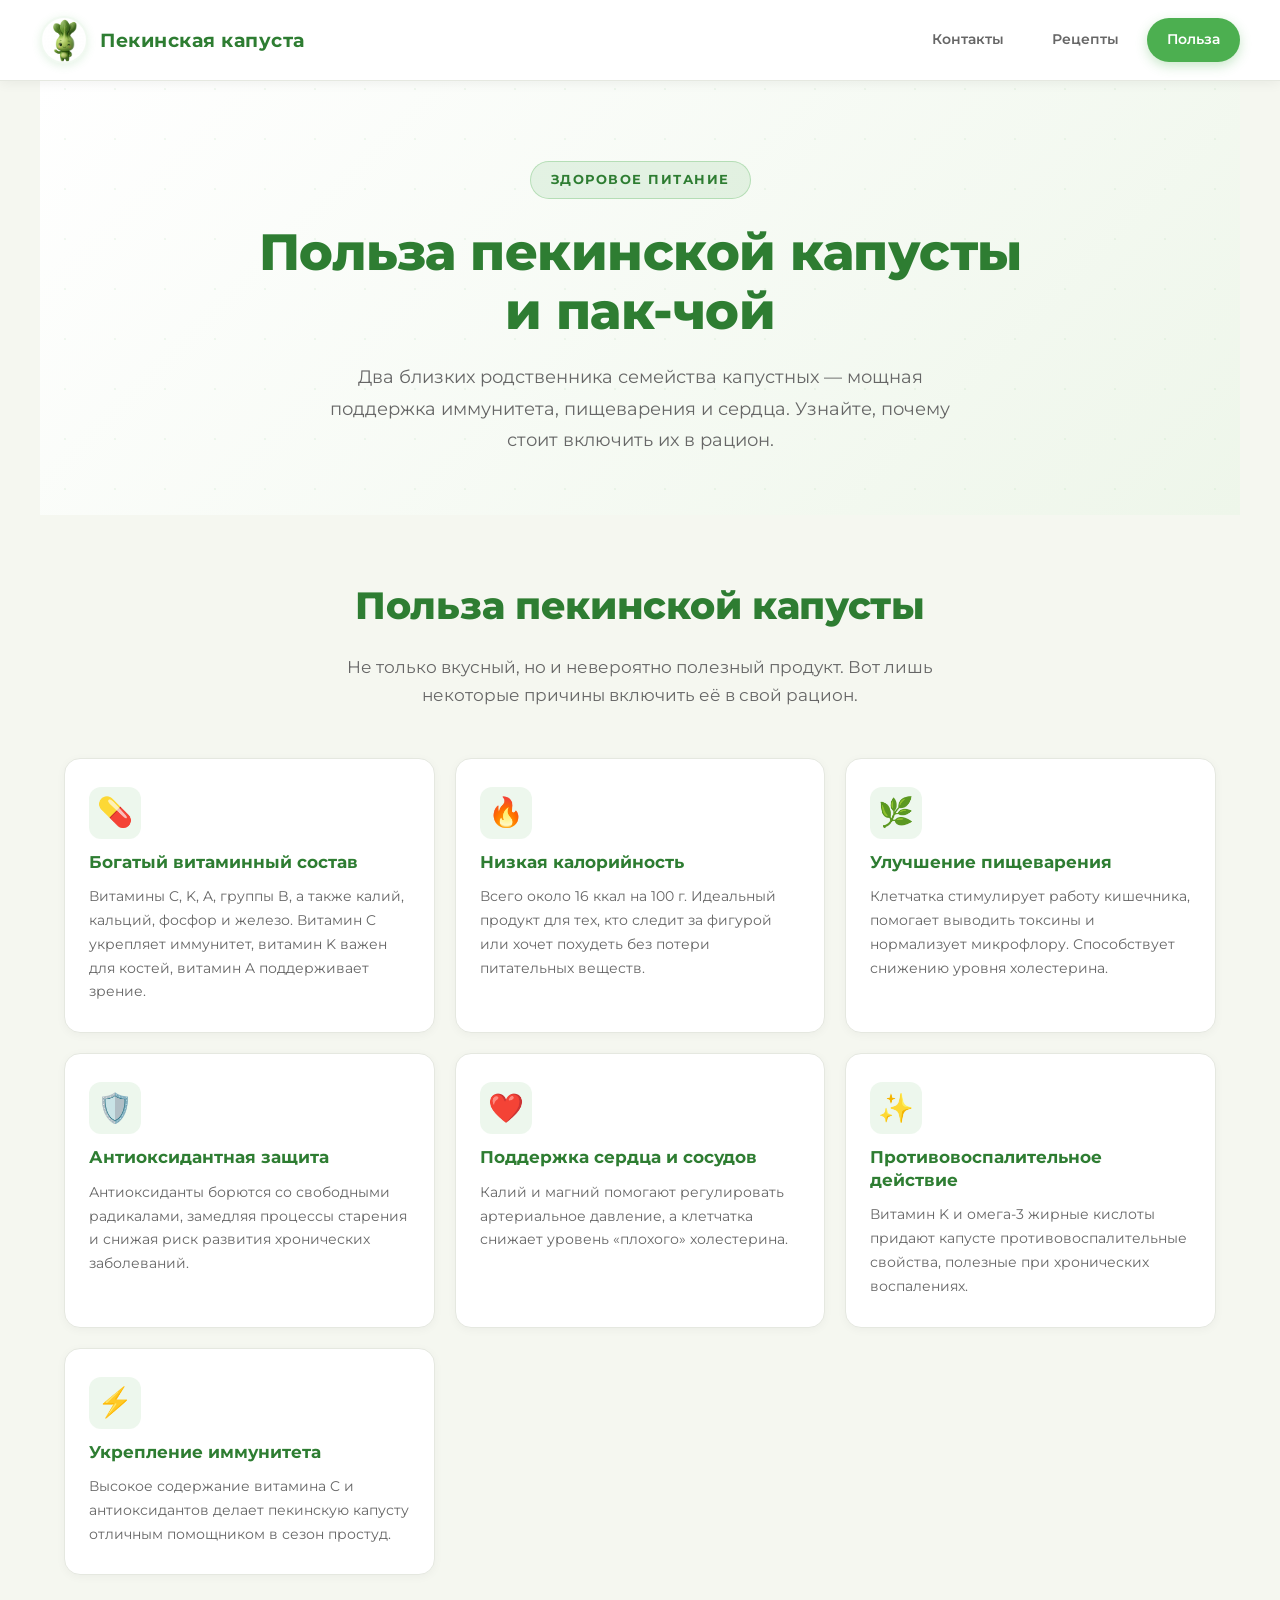
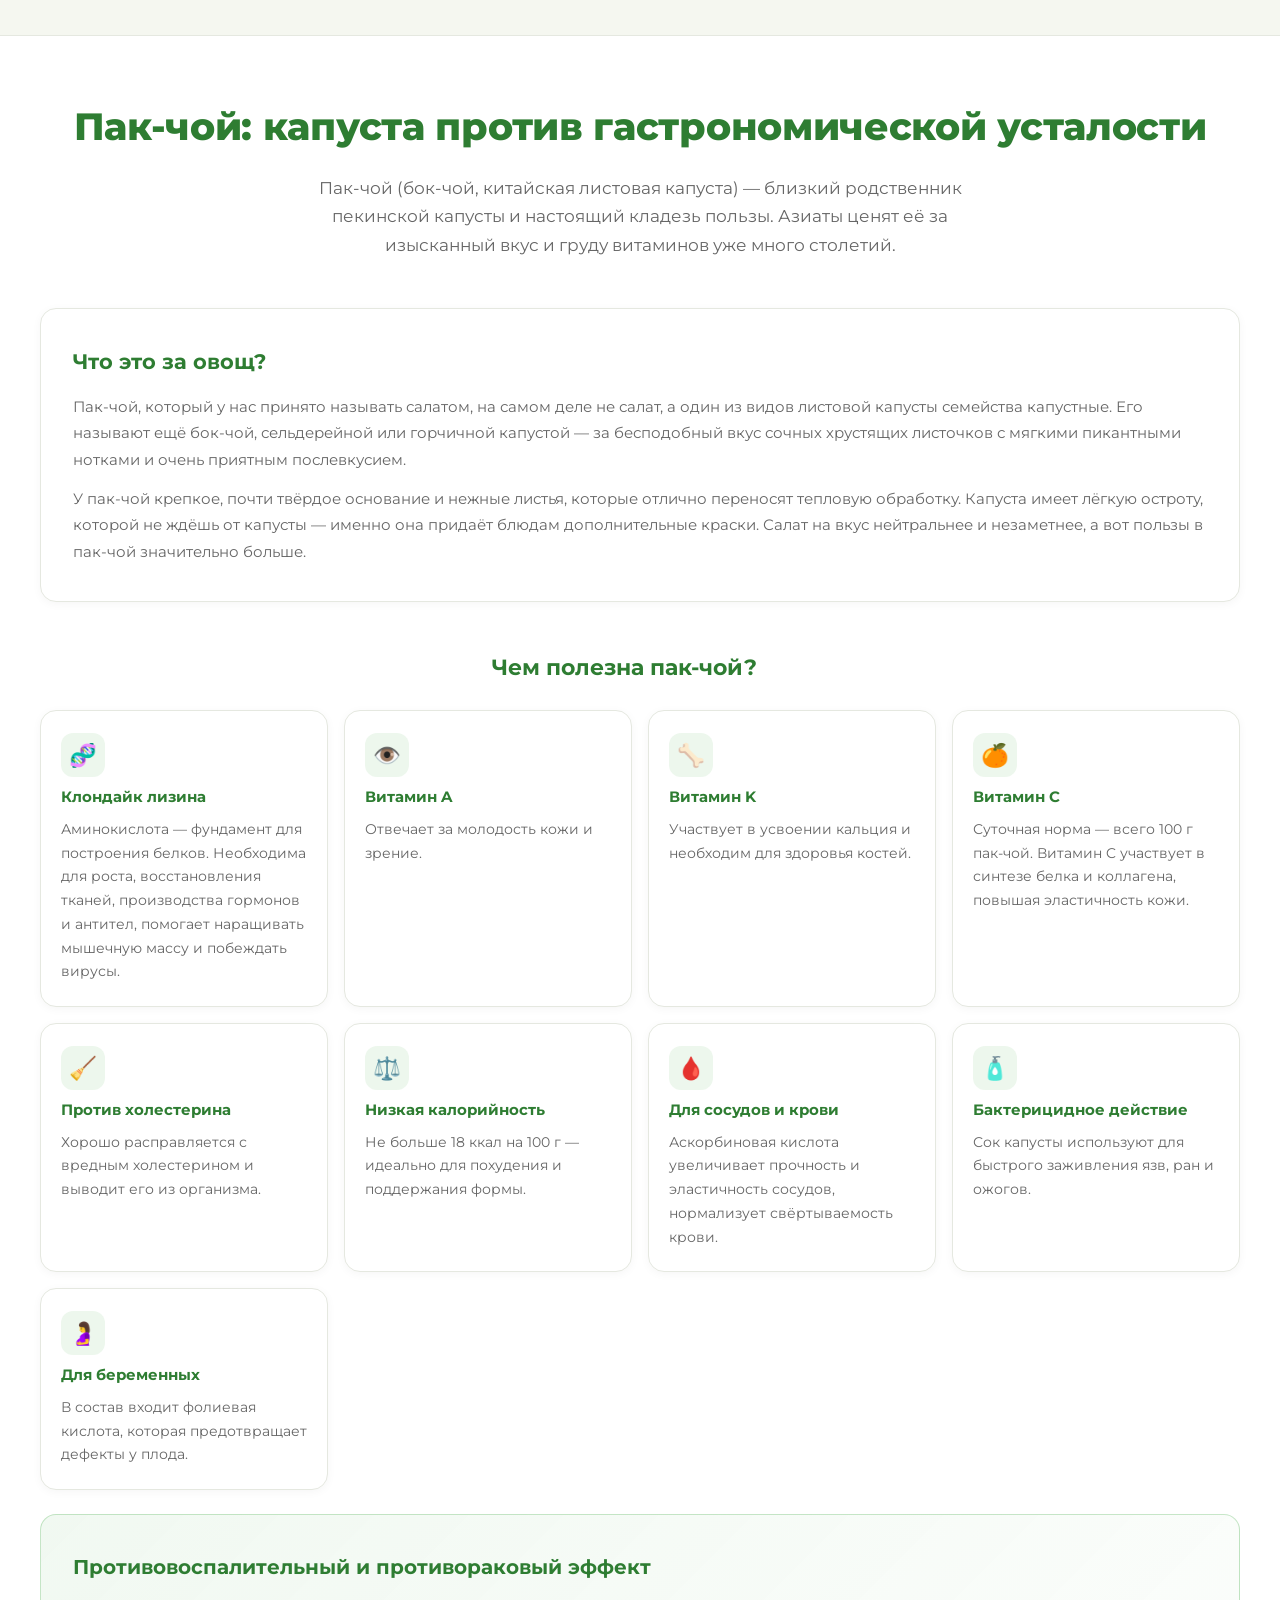
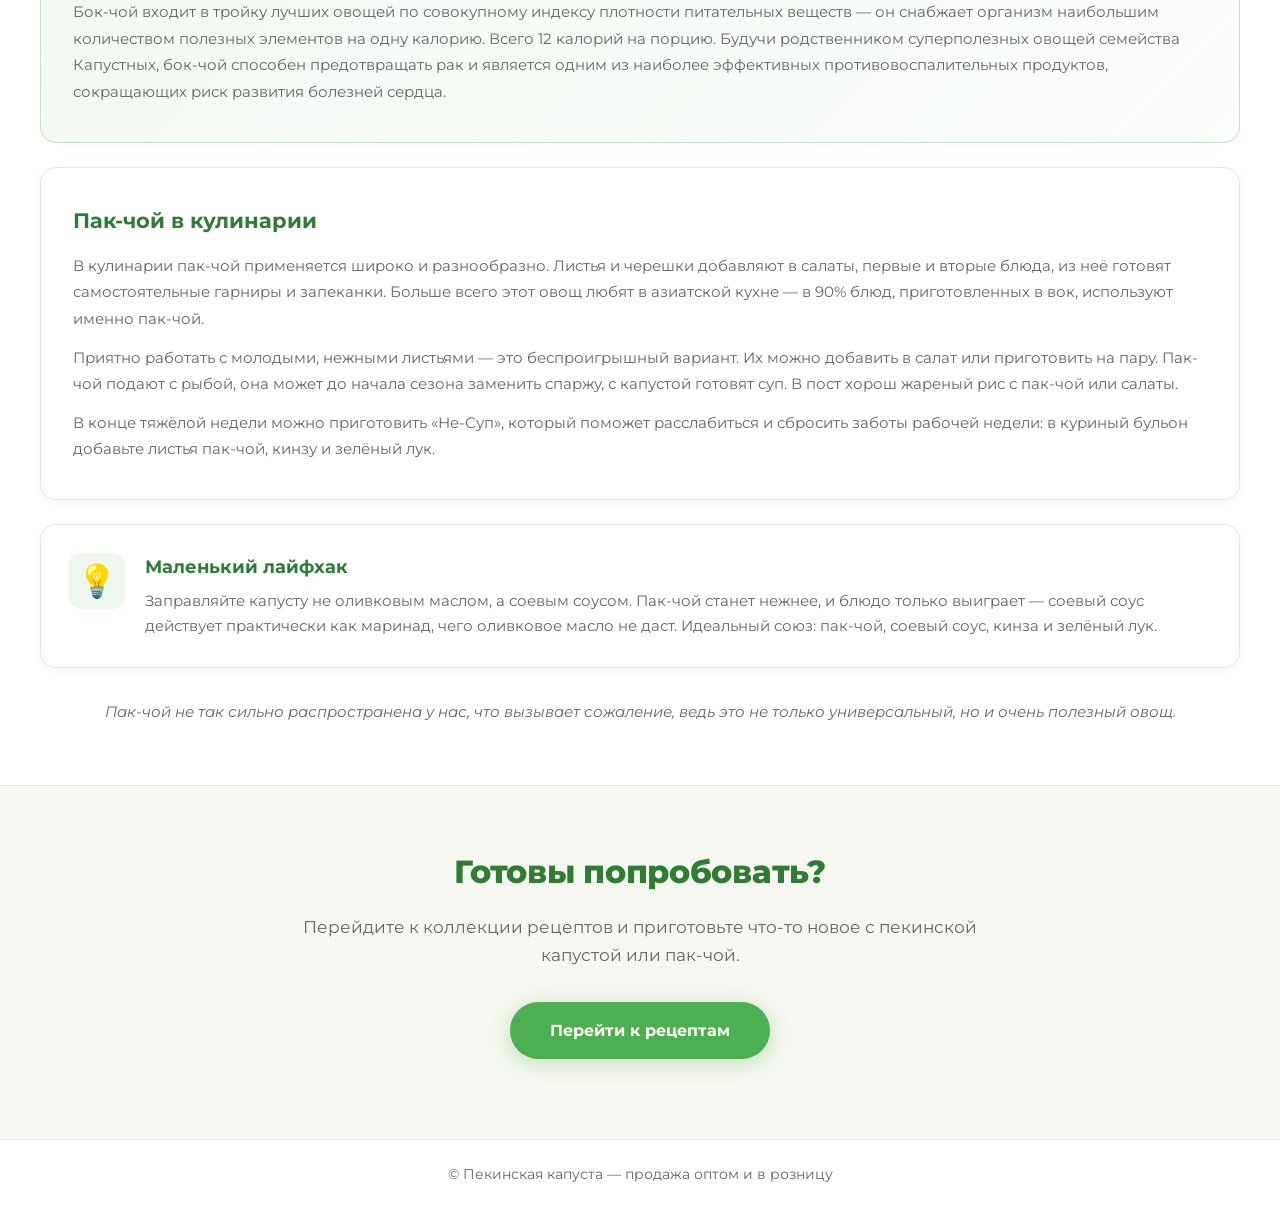
<file: index.html>
<!DOCTYPE html>
<html lang="ru">

<head>
    <meta charset="UTF-8">
    <meta name="viewport" content="width=device-width, initial-scale=1.0">
    <title>Польза пекинской капусты и пак-чой</title>
    <link href="https://fonts.googleapis.com/css2?family=Montserrat:wght@400;500;600;700;800&display=swap" rel="stylesheet">
    <link rel="stylesheet" href="stylew.css">
</head>

<body class="benefits-page">
    <header class="site-header">
        <div class="header-content">
            <a href="index.html" class="logo">
    <img src="mascot.jpg" alt="Маскот" class="logo-icon">
    <span class="logo-text">Пекинская капуста</span>
</a>
            <nav class="main-nav">
                <a href="contacts.html">Контакты</a>
                <a href="recipes.html">Рецепты</a>
                <a href="index.html" class="active">Польза</a>
            </nav>
        </div>
    </header>

    <main class="benefits-main">
        <!-- ==================== HERO-БЛОК ==================== -->
        <section class="benefits-hero">
            <div class="hero-content">
                <span class="hero-badge">Здоровое питание</span>
                <h1>Польза пекинской капусты и пак-чой</h1>
                <p class="hero-subtitle">Два близких родственника семейства капустных — мощная поддержка иммунитета, пищеварения и сердца. Узнайте, почему стоит включить их в рацион.</p>
            </div>
        </section>

        <!-- ==================== ПЕКИНСКАЯ КАПУСТА ==================== -->
        <section class="benefits-block">
            <div class="section-header">
                <h2>Польза пекинской капусты</h2>
                <p class="section-subtitle">Не только вкусный, но и невероятно полезный продукт. Вот лишь некоторые причины включить её в свой рацион.</p>
            </div>

            <div class="benefits-grid">
                <div class="benefit-card">
                    <div class="benefit-icon">💊</div>
                    <h3>Богатый витаминный состав</h3>
                    <p>Витамины C, K, A, группы B, а также калий, кальций, фосфор и железо. Витамин C укрепляет иммунитет, витамин K важен для костей, витамин A поддерживает зрение.</p>
                </div>

                <div class="benefit-card">
                    <div class="benefit-icon">🔥</div>
                    <h3>Низкая калорийность</h3>
                    <p>Всего около 16 ккал на 100 г. Идеальный продукт для тех, кто следит за фигурой или хочет похудеть без потери питательных веществ.</p>
                </div>

                <div class="benefit-card">
                    <div class="benefit-icon">🌿</div>
                    <h3>Улучшение пищеварения</h3>
                    <p>Клетчатка стимулирует работу кишечника, помогает выводить токсины и нормализует микрофлору. Способствует снижению уровня холестерина.</p>
                </div>

                <div class="benefit-card">
                    <div class="benefit-icon">🛡️</div>
                    <h3>Антиоксидантная защита</h3>
                    <p>Антиоксиданты борются со свободными радикалами, замедляя процессы старения и снижая риск развития хронических заболеваний.</p>
                </div>

                <div class="benefit-card">
                    <div class="benefit-icon">❤️</div>
                    <h3>Поддержка сердца и сосудов</h3>
                    <p>Калий и магний помогают регулировать артериальное давление, а клетчатка снижает уровень «плохого» холестерина.</p>
                </div>

                <div class="benefit-card">
                    <div class="benefit-icon">✨</div>
                    <h3>Противовоспалительное действие</h3>
                    <p>Витамин K и омега-3 жирные кислоты придают капусте противовоспалительные свойства, полезные при хронических воспалениях.</p>
                </div>

                <div class="benefit-card">
                    <div class="benefit-icon">⚡</div>
                    <h3>Укрепление иммунитета</h3>
                    <p>Высокое содержание витамина C и антиоксидантов делает пекинскую капусту отличным помощником в сезон простуд.</p>
                </div>
            </div>
        </section>

        <!-- ==================== ПАК-ЧОЙ ==================== -->
        <section class="benefits-block benefits-block-dark">
            <div class="section-header">
                <h2>Пак-чой: капуста против гастрономической усталости</h2>
                <p class="section-subtitle">Пак-чой (бок-чой, китайская листовая капуста) — близкий родственник пекинской капусты и настоящий кладезь пользы. Азиаты ценят её за изысканный вкус и груду витаминов уже много столетий.</p>
            </div>

            <!-- Что это за овощ -->
            <div class="benefits-intro-card">
                <div class="intro-card-content">
                    <h3>Что это за овощ?</h3>
                    <p>Пак-чой, который у нас принято называть салатом, на самом деле не салат, а один из видов листовой капусты семейства капустные. Его называют ещё бок-чой, сельдерейной или горчичной капустой — за бесподобный вкус сочных хрустящих листочков с мягкими пикантными нотками и очень приятным послевкусием.</p>
                    <p>У пак-чой крепкое, почти твёрдое основание и нежные листья, которые отлично переносят тепловую обработку. Капуста имеет лёгкую остроту, которой не ждёшь от капусты — именно она придаёт блюдам дополнительные краски. Салат на вкус нейтральнее и незаметнее, а вот пользы в пак-чой значительно больше.</p>
                </div>
            </div>

            <!-- Чем полезна -->
            <h3 class="block-subtitle">Чем полезна пак-чой?</h3>
            <div class="benefits-grid benefits-grid-compact">
                <div class="benefit-card benefit-card-compact">
                    <div class="benefit-icon">🧬</div>
                    <h4>Клондайк лизина</h4>
                    <p>Аминокислота — фундамент для построения белков. Необходима для роста, восстановления тканей, производства гормонов и антител, помогает наращивать мышечную массу и побеждать вирусы.</p>
                </div>

                <div class="benefit-card benefit-card-compact">
                    <div class="benefit-icon">👁️</div>
                    <h4>Витамин A</h4>
                    <p>Отвечает за молодость кожи и зрение.</p>
                </div>

                <div class="benefit-card benefit-card-compact">
                    <div class="benefit-icon">🦴</div>
                    <h4>Витамин K</h4>
                    <p>Участвует в усвоении кальция и необходим для здоровья костей.</p>
                </div>

                <div class="benefit-card benefit-card-compact">
                    <div class="benefit-icon">🍊</div>
                    <h4>Витамин C</h4>
                    <p>Суточная норма — всего 100 г пак-чой. Витамин C участвует в синтезе белка и коллагена, повышая эластичность кожи.</p>
                </div>

                <div class="benefit-card benefit-card-compact">
                    <div class="benefit-icon">🧹</div>
                    <h4>Против холестерина</h4>
                    <p>Хорошо расправляется с вредным холестерином и выводит его из организма.</p>
                </div>

                <div class="benefit-card benefit-card-compact">
                    <div class="benefit-icon">⚖️</div>
                    <h4>Низкая калорийность</h4>
                    <p>Не больше 18 ккал на 100 г — идеально для похудения и поддержания формы.</p>
                </div>

                <div class="benefit-card benefit-card-compact">
                    <div class="benefit-icon">🩸</div>
                    <h4>Для сосудов и крови</h4>
                    <p>Аскорбиновая кислота увеличивает прочность и эластичность сосудов, нормализует свёртываемость крови.</p>
                </div>

                <div class="benefit-card benefit-card-compact">
                    <div class="benefit-icon">🧴</div>
                    <h4>Бактерицидное действие</h4>
                    <p>Сок капусты используют для быстрого заживления язв, ран и ожогов.</p>
                </div>

                <div class="benefit-card benefit-card-compact">
                    <div class="benefit-icon">🤰</div>
                    <h4>Для беременных</h4>
                    <p>В состав входит фолиевая кислота, которая предотвращает дефекты у плода.</p>
                </div>
            </div>

            <!-- Противовоспалительный эффект -->
            <div class="benefits-highlight-card">
                <h3>Противовоспалительный и противораковый эффект</h3>
                <p>Бок-чой входит в тройку лучших овощей по совокупному индексу плотности питательных веществ — он снабжает организм наибольшим количеством полезных элементов на одну калорию. Всего 12 калорий на порцию. Будучи родственником суперполезных овощей семейства Капустных, бок-чой способен предотвращать рак и является одним из наиболее эффективных противовоспалительных продуктов, сокращающих риск развития болезней сердца.</p>
            </div>

            <!-- Кулинария -->
            <div class="benefits-intro-card">
                <h3>Пак-чой в кулинарии</h3>
                <p>В кулинарии пак-чой применяется широко и разнообразно. Листья и черешки добавляют в салаты, первые и вторые блюда, из неё готовят самостоятельные гарниры и запеканки. Больше всего этот овощ любят в азиатской кухне — в 90% блюд, приготовленных в вок, используют именно пак-чой.</p>
                <p>Приятно работать с молодыми, нежными листьями — это беспроигрышный вариант. Их можно добавить в салат или приготовить на пару. Пак-чой подают с рыбой, она может до начала сезона заменить спаржу, с капустой готовят суп. В пост хорош жареный рис с пак-чой или салаты.</p>
                <p>В конце тяжёлой недели можно приготовить «Не-Суп», который поможет расслабиться и сбросить заботы рабочей недели: в куриный бульон добавьте листья пак-чой, кинзу и зелёный лук.</p>
            </div>

            <!-- Лайфхак -->
            <div class="benefits-tip-card">
                <div class="tip-icon">💡</div>
                <div class="tip-content">
                    <h3>Маленький лайфхак</h3>
                    <p>Заправляйте капусту не оливковым маслом, а соевым соусом. Пак-чой станет нежнее, и блюдо только выиграет — соевый соус действует практически как маринад, чего оливковое масло не даст. Идеальный союз: пак-чой, соевый соус, кинза и зелёный лук.</p>
                </div>
            </div>

            <p class="benefits-note"><em>Пак-чой не так сильно распространена у нас, что вызывает сожаление, ведь это не только универсальный, но и очень полезный овощ.</em></p>
        </section>

        <!-- ==================== CTA ==================== -->
        <section class="benefits-cta">
            <h2>Готовы попробовать?</h2>
            <p>Перейдите к коллекции рецептов и приготовьте что-то новое с пекинской капустой или пак-чой.</p>
            <a href="recipes.html" class="btn-primary">Перейти к рецептам</a>
        </section>
    </main>

    <footer class="site-footer">
        <p>© Пекинская капуста — продажа оптом и в розницу</p>
    </footer>
</body>

</html>
</file>
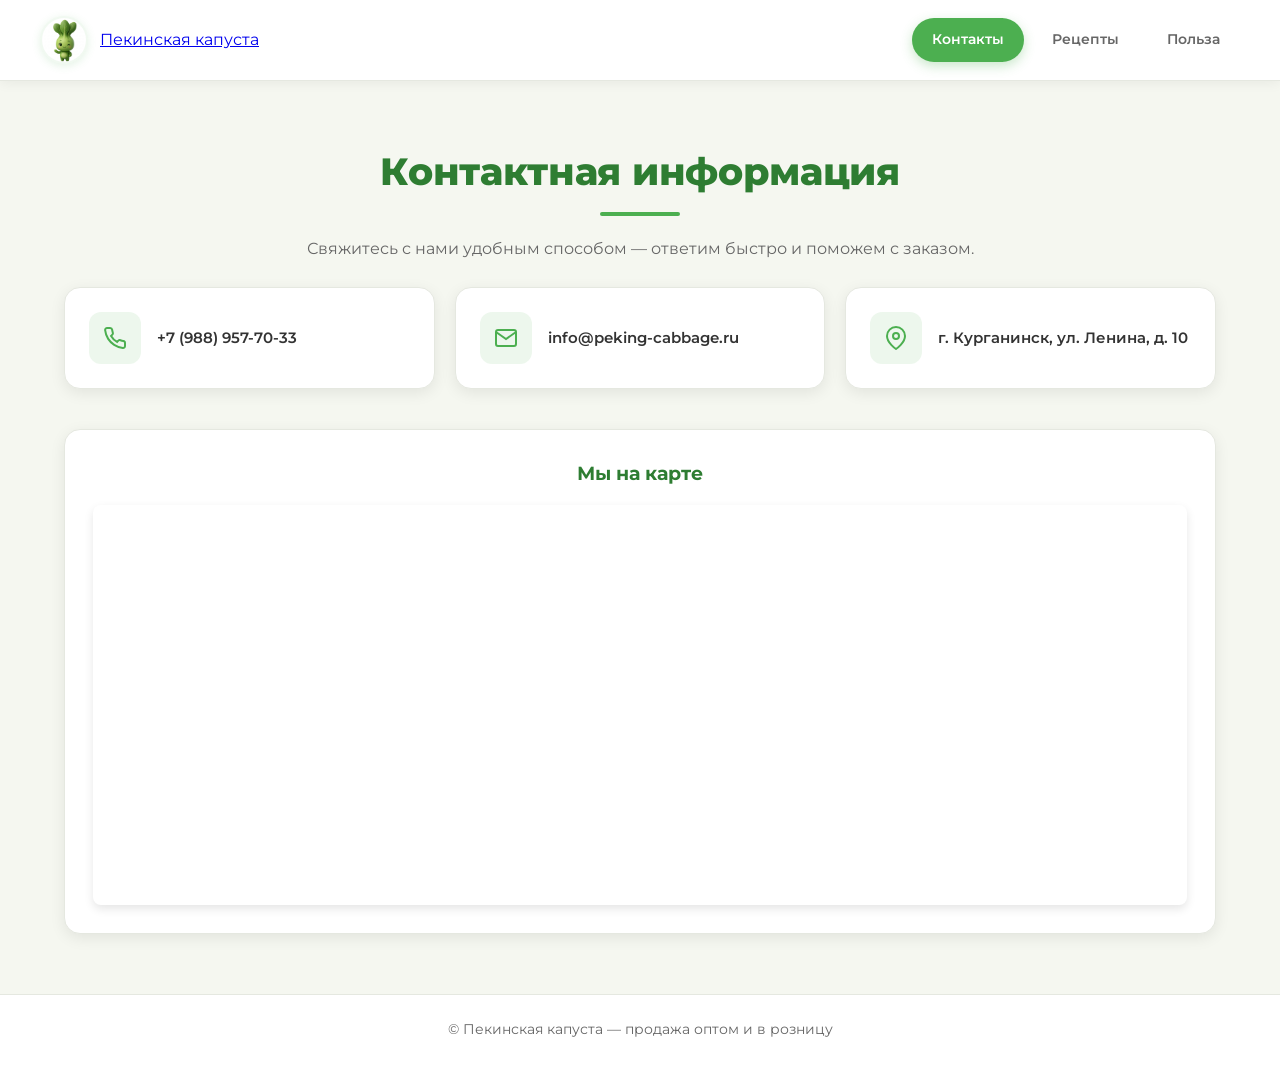
<file: contacts.html>
<!DOCTYPE html>
<html lang="ru">

<head>
    <meta charset="UTF-8">
    <meta name="viewport" content="width=device-width, initial-scale=1.0">
    <title>Контакты — Пекинская капуста</title>
    <link href="https://fonts.googleapis.com/css2?family=Montserrat:wght@400;500;600;700;800&display=swap" rel="stylesheet">
    <link rel="stylesheet" href="stylew.css">
</head>

<body>
    <header>
        <div class="header-content">
            <a href="index.html" class="logo">
                <img src="mascot.jpg" alt="Маскот" class="logo-icon">
                <span class="logo-text">Пекинская капуста</span>
            </a>
            <nav>
                <a href="contacts.html" class="active">Контакты</a>
                <a href="recipes.html">Рецепты</a>
                <a href="index.html">Польза</a>
            </nav>
        </div>
    </header>

    <main>
        <section id="contact" class="contact-section">
            <h2>Контактная информация</h2>
            <p class="subtitle">Свяжитесь с нами удобным способом — ответим быстро и поможем с заказом.</p>

            <div class="contact-cards">
                <div class="contact-card">
                    <svg class="icon" viewBox="0 0 24 24" fill="none" stroke="currentColor" stroke-width="2">
                        <path
                            d="M22 16.92v3a2 2 0 0 1-2.18 2 19.79 19.79 0 0 1-8.63-3.07 19.5 19.5 0 0 1-6-6 19.79 19.79 0 0 1-3.07-8.67A2 2 0 0 1 4.11 2h3a2 2 0 0 1 2 1.72c.127.96.361 1.903.7 2.81a2 2 0 0 1-.45 2.11L8.09 9.91a16 16 0 0 0 6 6l1.27-1.27a2 2 0 0 1 2.11-.45c.907.339 1.85.573 2.81.7A2 2 0 0 1 22 16.92z" />
                    </svg>
                    <a href="tel:+79889577033">+7 (988) 957-70-33</a>
                </div>

                <div class="contact-card">
                    <svg class="icon" viewBox="0 0 24 24" fill="none" stroke="currentColor" stroke-width="2">
                        <path d="M4 4h16c1.1 0 2 .9 2 2v12c0 1.1-.9 2-2 2H4c-1.1 0-2-.9-2-2V6c0-1.1.9-2 2-2z" />
                        <polyline points="22,6 12,13 2,6" />
                    </svg>
                    <a href="mailto:info@peking-cabbage.ru">info@peking-cabbage.ru</a>
                </div>

                <div class="contact-card">
                    <svg class="icon" viewBox="0 0 24 24" fill="none" stroke="currentColor" stroke-width="2">
                        <path d="M21 10c0 7-9 13-9 13s-9-6-9-13a9 9 0 0 1 18 0z" />
                        <circle cx="12" cy="10" r="3" />
                    </svg>
                    <span>г. Курганинск, ул. Ленина, д. 10</span>
                </div>
            </div>

            <div class="map-container">
                <h3>Мы на карте</h3>
                <iframe src="https://yandex.ru/map-widget/v1/?ll=44.884545%2C40.588839&z=16&pt=44.884545%2C40.588839"
                    width="100%" height="400" frameborder="0" allowfullscreen="true"
                    style="border:0; border-radius: 8px; box-shadow: 0 4px 10px rgba(0,0,0,0.1);"
                    loading="lazy"></iframe>
            </div>
        </section>
    </main>

    <footer>
        <p>© Пекинская капуста — продажа оптом и в розницу</p>
    </footer>
</body>

</html>
</file>
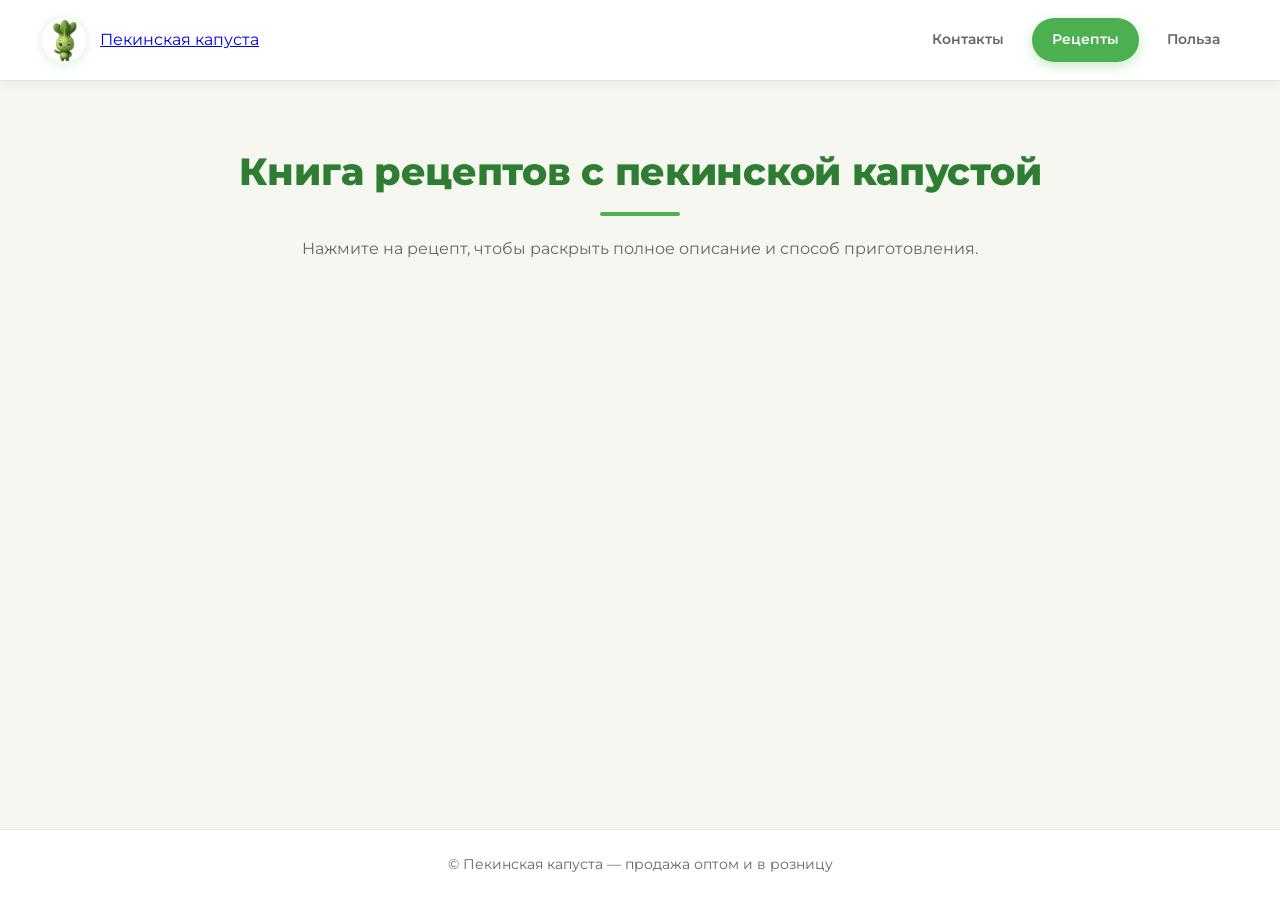
<file: recipes.html>
<!DOCTYPE html>
<html lang="ru">

<head>
    <meta charset="UTF-8">
    <meta name="viewport" content="width=device-width, initial-scale=1.0">
    <title>Рецепты — Пекинская капуста</title>
    <link href="https://fonts.googleapis.com/css2?family=Montserrat:wght@400;500;600;700;800&display=swap" rel="stylesheet">
    <script src="mammoth.browser.min.js"></script>
    <link rel="stylesheet" href="stylew.css">
</head>

<body>
    <header class="site-header">
        <div class="header-content">
            <a href="index.html" class="logo">
    <img src="mascot.jpg" alt="Маскот" class="logo-icon">
    <span class="logo-text">Пекинская капуста</span>
</a>
            <nav>
                <a href="contacts.html">Контакты</a>
                <a href="recipes.html" class="active">Рецепты</a>
                <a href="index.html">Польза</a>
            </nav>
        </div>
    </header>

    <main>
        <section id="recipes" class="recipes-section">
            <h2>Книга рецептов с пекинской капустой</h2>
            <p class="subtitle">Нажмите на рецепт, чтобы раскрыть полное описание и способ приготовления.</p>

            <div id="recipes-container">
                <!-- Сюда будет вставлен HTML из документа -->
            </div>
        </section>
    </main>

    <footer>
        <p>© Пекинская капуста — продажа оптом и в розницу</p>
    </footer>

    <script src="script.js"></script>
</body>

</html>
</file>
<file: stylew.css>
/* ============================================================
   БАЗОВЫЕ СТИЛИ — СВЕТЛАЯ ТЕМА
   ============================================================ */
:root {
    --primary: #4CAF50;
    --primary-dark: #2e7d32;
    --primary-light: #81C784;
    --bg: #f5f7f0;
    --bg-darker: #ffffff;
    --card-bg: #ffffff;
    --card-bg-hover: #f9fbf5;
    --text: #333333;
    --text-light: #666666;
    --border: #e5e8e0;
    --shadow: 0 4px 15px rgba(0, 0, 0, 0.08);
    --shadow-hover: 0 12px 32px rgba(76, 175, 80, 0.15);
    --radius: 16px;
    --radius-sm: 12px;
    --transition: 0.3s ease;
}

* {
    box-sizing: border-box;
    margin: 0;
    padding: 0;
}

html {
    scroll-behavior: smooth;
}

body {
    font-family: 'Montserrat', sans-serif;
    background: var(--bg);
    color: var(--text);
    line-height: 1.6;
    min-height: 100vh;
    display: flex;
    flex-direction: column;
}

/* ========== ШАПКА ========== */
header {
    background: var(--bg-darker);
    color: var(--text);
    padding: 16px 24px;
    text-align: left;
    box-shadow: 0 2px 12px rgba(0, 0, 0, 0.06);
    border-bottom: 1px solid var(--border);
    position: sticky;
    top: 0;
    z-index: 100;
    overflow: visible;
}

header::before {
    display: none;
}

.header-content {
    position: relative;
    z-index: 1;
    max-width: 1200px;
    margin: 0 auto;
    display: flex;
    align-items: center;
    justify-content: space-between;
    gap: 20px;
    flex-wrap: wrap;
}

.header-content > p {
    display: none;
}

.logo {
    display: flex;
    align-items: center;
    justify-content: flex-start;
    gap: 12px;
    margin-bottom: 0;
    flex: 0 0 auto;
}

.logo-icon {
    width: 48px;
    height: 48px;
    object-fit: cover;
    border-radius: 50%;
    flex-shrink: 0;
    display: block;
    background: rgba(76, 175, 80, 0.08);
    padding: 2px;
    box-shadow: 0 2px 8px rgba(76, 175, 80, 0.15);
}

header h1 {
    font-size: 1.2rem;
    font-weight: 700;
    letter-spacing: 0.5px;
    color: var(--primary-dark);
    line-height: 1.2;
}

nav {
    display: flex;
    gap: 8px;
    justify-content: flex-end;
    flex-wrap: wrap;
}

nav a {
    color: var(--text-light);
    text-decoration: none;
    font-weight: 600;
    font-size: 0.9rem;
    padding: 10px 20px;
    border-radius: 30px;
    background: transparent;
    transition: var(--transition);
}

nav a:hover {
    background: var(--bg);
    color: var(--primary-dark);
}

nav a.active {
    color: #ffffff;
    background: var(--primary);
    box-shadow: 0 4px 12px rgba(76, 175, 80, 0.3);
}

nav a.active:hover {
    color: #ffffff;
    background: var(--primary-dark);
}

/* ========== ОСНОВНОЙ КОНТЕНТ ========== */
main {
    flex: 1;
    background: var(--bg);
}

section {
    max-width: 1200px;
    margin: 0 auto;
    padding: 60px 24px;
    background: transparent;
    border-radius: 0;
    box-shadow: none;
    width: 100%;
}

h2 {
    text-align: center;
    color: var(--primary-dark);
    margin-bottom: 20px;
    font-size: clamp(1.6rem, 3.5vw, 2.4rem);
    font-weight: 800;
    letter-spacing: -0.3px;
    position: relative;
}

h2::after {
    content: "";
    display: block;
    width: 80px;
    height: 4px;
    background: var(--primary);
    margin: 10px auto 0;
    border-radius: 2px;
}

.subtitle {
    text-align: center;
    color: var(--text-light);
    margin-bottom: 25px;
}

/* ========== КОНТАКТЫ ========== */
.contact-cards {
    display: grid;
    grid-template-columns: repeat(auto-fit, minmax(280px, 1fr));
    gap: 20px;
    margin-bottom: 40px;
}

.contact-card {
    display: flex;
    align-items: center;
    gap: 16px;
    padding: 24px;
    background: var(--card-bg);
    border: 1px solid var(--border);
    border-radius: var(--radius);
    box-shadow: var(--shadow);
    transition: var(--transition);
    min-width: auto;
    flex: initial;
}

.contact-card:hover {
    background: var(--card-bg);
    border-color: var(--primary);
    transform: translateY(-4px);
    box-shadow: var(--shadow-hover);
}

.icon {
    width: 52px;
    height: 52px;
    padding: 14px;
    box-sizing: border-box;
    color: var(--primary);
    background: rgba(76, 175, 80, 0.1);
    border-radius: var(--radius-sm);
    flex-shrink: 0;
}

.contact-card a {
    color: var(--text);
    text-decoration: none;
    transition: var(--transition);
    font-weight: 600;
    font-size: 0.95rem;
    word-break: break-word;
}

.contact-card a:hover {
    color: var(--primary-dark);
    text-decoration: none;
}

.contact-card span {
    color: var(--text);
    font-weight: 600;
    font-size: 0.95rem;
    word-break: break-word;
}

/* ========== КАРТА ========== */
.map-container {
    background: var(--card-bg);
    border: 1px solid var(--border);
    border-radius: var(--radius);
    padding: 28px;
    margin-top: 20px;
    box-shadow: var(--shadow);
}

.map-container h3 {
    font-size: 1.2rem;
    font-weight: 700;
    color: var(--primary-dark);
    margin: 0 0 16px;
    text-align: center;
}

.map-container iframe {
    display: block;
    border-radius: var(--radius-sm);
    box-shadow: 0 8px 24px rgba(0, 0, 0, 0.1);
}

/* ========== ЗАГРУЗКА ФАЙЛА ========== */
.file-upload {
    text-align: center;
    margin-bottom: 30px;
}

.file-label {
    display: inline-block;
    padding: 12px 30px;
    background: var(--primary);
    color: #ffffff;
    border-radius: 30px;
    font-weight: 700;
    cursor: pointer;
    transition: var(--transition);
    box-shadow: 0 4px 20px rgba(76, 175, 80, 0.3);
    text-decoration: none;
}

.file-label:hover {
    background: var(--primary-dark);
    transform: translateY(-2px);
    box-shadow: 0 8px 30px rgba(76, 175, 80, 0.4);
}

input[type="file"] {
    display: none;
}

/* ========== КАРТОЧКИ РЕЦЕПТОВ ========== */
#recipes-container {
    display: flex;
    flex-direction: column;
    gap: 20px;
    margin-top: 20px;
}

.recipe {
    background: var(--card-bg);
    border: 1px solid var(--border);
    border-radius: var(--radius);
    padding: 28px;
    box-shadow: var(--shadow);
    transition: var(--transition);
    animation: fadeInUp 0.6s ease both;
    width: 100%;
}

.recipe:hover {
    border-color: var(--primary);
    transform: translateY(-4px);
    box-shadow: var(--shadow-hover);
}

@keyframes fadeInUp {
    from {
        opacity: 0;
        transform: translateY(30px);
    }
    to {
        opacity: 1;
        transform: translateY(0);
    }
}

.recipe h1 {
    font-size: 1.4rem;
    color: var(--primary-dark);
    margin-bottom: 15px;
    padding-bottom: 10px;
    border-bottom: 2px solid var(--primary-light);
}

.recipe h2,
.recipe h3,
.recipe h4 {
    color: var(--primary-dark);
    margin-top: 1.2em;
    margin-bottom: 0.5em;
    font-size: 1.15rem;
}

.recipe p {
    margin-bottom: 10px;
    line-height: 1.7;
    color: var(--text);
}

.recipe ul,
.recipe ol {
    margin-left: 25px;
    margin-bottom: 15px;
    color: var(--text);
}

.recipe li {
    margin-bottom: 5px;
}

.recipe strong,
.recipe b {
    color: var(--primary-dark);
}

.recipe img {
    max-width: 100%;
    height: auto;
    border-radius: var(--radius-sm);
    margin: 15px 0;
    display: block;
    box-shadow: 0 8px 24px rgba(0, 0, 0, 0.1);
    transition: transform 0.3s ease;
}

.recipe img:hover {
    transform: scale(1.02);
}

/* ========== АККОРДЕОН РЕЦЕПТОВ ========== */
.recipe-header {
    cursor: pointer;
    user-select: none;
    position: relative;
    padding-right: 35px;
}

.recipe-header::after {
    content: '▼';
    position: absolute;
    right: 0;
    top: 50%;
    transform: translateY(-50%);
    font-size: 0.8em;
    transition: transform 0.3s ease;
    color: var(--primary);
}

.recipe.active .recipe-header::after {
    transform: translateY(-50%) rotate(180deg);
}

.recipe-content {
    max-height: 0;
    overflow: hidden;
    transition: max-height 1s ease;
}

.recipe.active .recipe-content {
    max-height: 2000px;
}

.recipe-header h1,
.recipe-header h2 {
    margin: 0;
    margin-bottom: 0;
}

.recipe-summary {
    font-size: 0.95em;
    color: var(--text-light);
    margin: 5px 0 0 0;
    line-height: 1.5;
    font-style: italic;
    transition: opacity 1s ease, max-height 1s ease;
    max-height: 100px;
    overflow: hidden;
}

.recipe.active .recipe-summary {
    display: none;
    opacity: 0;
    max-height: 0;
}

/* ========== ФУТЕР ========== */
footer {
    background: var(--bg-darker);
    color: var(--text-light);
    text-align: center;
    padding: 24px;
    margin-top: auto;
    border-top: 1px solid var(--border);
    font-size: 0.85rem;
}

/* ========== АДАПТИВНОСТЬ ========== */
@media (max-width: 768px) {
    header {
        padding: 14px 16px;
    }

    .header-content {
        flex-direction: column;
        gap: 12px;
    }

    .logo {
        justify-content: center;
    }

    header h1 {
        font-size: 1rem;
    }

    .logo-icon {
        font-size: 1.6rem;
    }

    nav {
        width: 100%;
        justify-content: center;
        flex-wrap: wrap;
    }

    nav a {
        padding: 8px 16px;
        font-size: 0.85rem;
    }

    section {
        padding: 40px 16px;
    }

    .contact-cards {
        grid-template-columns: 1fr;
    }

    .map-container {
        padding: 20px;
    }

    .recipe {
        padding: 22px 18px;
    }
}

@media (max-width: 480px) {
    .contact-card {
        padding: 20px;
    }
}

/* ============================================================
   СТРАНИЦА «ПОЛЬЗА» — СВЕТЛАЯ ТЕМА
   ============================================================ */

:root {
    --ddx-dark: #f5f7f0;
    --ddx-darker: #ffffff;
    --ddx-card: #ffffff;
    --ddx-card-hover: #f9fbf5;
    --ddx-accent: #4CAF50;
    --ddx-accent-hover: #2e7d32;
    --ddx-text: #333333;
    --ddx-text-muted: #666666;
    --ddx-border: #e5e8e0;
    --ddx-radius: 16px;
    --ddx-radius-sm: 12px;
    --ddx-transition: 0.3s ease;
}

.benefits-page {
    background: var(--ddx-dark);
    color: var(--ddx-text);
    font-family: 'Montserrat', sans-serif;
    min-height: 100vh;
    display: flex;
    flex-direction: column;
}

.benefits-page main {
    flex: 1;
}

/* ---- Шапка ---- */
.benefits-page .site-header {
    background: var(--ddx-darker);
    padding: 16px 24px;
    position: sticky;
    top: 0;
    z-index: 100;
    border-bottom: 1px solid var(--ddx-border);
    box-shadow: 0 2px 12px rgba(0, 0, 0, 0.06);
}

.benefits-page .site-header::before {
    display: none;
}

.benefits-page .header-content {
    max-width: 1200px;
    margin: 0 auto;
    display: flex;
    align-items: center;
    justify-content: space-between;
    gap: 20px;
}

.benefits-page .logo {
    display: flex;
    align-items: center;
    gap: 12px;
    text-decoration: none;
    color: var(--primary-dark);
    font-weight: 700;
    font-size: 1.2rem;
}

.benefits-page .logo-icon {
    font-size: 2rem;
}

.benefits-page .logo-text {
    letter-spacing: 0.5px;
    color: var(--primary-dark);
}

.benefits-page .main-nav {
    display: flex;
    gap: 8px;
}

.benefits-page .main-nav a {
    color: var(--ddx-text-muted);
    text-decoration: none;
    font-weight: 600;
    font-size: 0.9rem;
    padding: 10px 20px;
    border-radius: 30px;
    transition: var(--ddx-transition);
    background: transparent;
}

.benefits-page .main-nav a:hover {
    color: var(--primary-dark);
    background: var(--ddx-dark);
}

.benefits-page .main-nav a.active {
    color: #ffffff;
    background: var(--ddx-accent);
}

/* ---- Hero ---- */
.benefits-hero {
    background: linear-gradient(135deg, #ffffff 0%, #eef6ea 100%);
    padding: 80px 24px 60px;
    text-align: center;
    position: relative;
    overflow: hidden;
}

.benefits-hero::before {
    content: "";
    position: absolute;
    top: -50%;
    left: -50%;
    width: 200%;
    height: 200%;
    background: radial-gradient(circle, rgba(76, 175, 80, 0.07) 1px, transparent 1px);
    background-size: 50px 50px;
    pointer-events: none;
}

.hero-content {
    position: relative;
    z-index: 1;
    max-width: 800px;
    margin: 0 auto;
}

.hero-badge {
    display: inline-block;
    background: rgba(76, 175, 80, 0.12);
    color: var(--primary-dark);
    font-size: 0.8rem;
    font-weight: 700;
    text-transform: uppercase;
    letter-spacing: 1.5px;
    padding: 8px 20px;
    border-radius: 30px;
    margin-bottom: 24px;
    border: 1px solid rgba(76, 175, 80, 0.3);
}

.benefits-hero h1 {
    font-size: clamp(2rem, 5vw, 3.2rem);
    font-weight: 800;
    line-height: 1.15;
    margin: 0 0 20px;
    color: var(--primary-dark);
    letter-spacing: -0.5px;
}

.hero-subtitle {
    font-size: 1.15rem;
    color: var(--ddx-text-muted);
    line-height: 1.7;
    max-width: 640px;
    margin: 0 auto;
}

/* ---- Блоки контента ---- */
.benefits-block {
    max-width: 1200px;
    margin: 0 auto;
    padding: 60px 24px;
    width: 100%;
    background: transparent;
}

.benefits-block-dark {
    background: var(--ddx-darker);
    max-width: 100%;
    padding: 60px 24px;
    border-top: 1px solid var(--ddx-border);
    border-bottom: 1px solid var(--ddx-border);
}

.benefits-block-dark > * {
    max-width: 1200px;
    margin-left: auto;
    margin-right: auto;
}

.section-header {
    text-align: center;
    margin-bottom: 48px;
}

.section-header h2 {
    font-size: clamp(1.6rem, 3.5vw, 2.4rem);
    font-weight: 800;
    color: var(--primary-dark);
    margin: 0 0 16px;
    text-align: center;
    position: static;
    letter-spacing: -0.3px;
}

.section-header h2::after {
    display: none;
}

.section-subtitle {
    color: var(--ddx-text-muted);
    font-size: 1.05rem;
    line-height: 1.7;
    max-width: 680px;
    margin: 0 auto;
    text-align: center;
}

.block-subtitle {
    font-size: 1.4rem;
    font-weight: 700;
    color: var(--primary-dark);
    margin: 48px 0 24px;
    text-align: center;
}

/* ---- Сетка карточек ---- */
.benefits-grid {
    display: grid;
    grid-template-columns: repeat(auto-fill, minmax(300px, 1fr));
    gap: 20px;
}

.benefits-grid-compact {
    grid-template-columns: repeat(auto-fill, minmax(260px, 1fr));
    gap: 16px;
}

/* ---- Карточка пользы ---- */
.benefit-card {
    background: var(--ddx-card);
    border: 1px solid var(--ddx-border);
    border-radius: var(--ddx-radius);
    padding: 28px 24px;
    transition: var(--ddx-transition);
    display: flex;
    flex-direction: column;
    gap: 12px;
    box-shadow: 0 2px 10px rgba(0, 0, 0, 0.04);
}

.benefit-card:hover {
    background: var(--ddx-card-hover);
    border-color: var(--ddx-accent);
    transform: translateY(-4px);
    box-shadow: 0 12px 32px rgba(76, 175, 80, 0.15);
}

.benefit-icon {
    font-size: 1.8rem;
    line-height: 1;
    width: 52px;
    height: 52px;
    display: flex;
    align-items: center;
    justify-content: center;
    background: rgba(76, 175, 80, 0.1);
    border-radius: var(--ddx-radius-sm);
    flex-shrink: 0;
}

.benefit-card h3 {
    font-size: 1.05rem;
    font-weight: 700;
    color: var(--primary-dark);
    margin: 0;
    line-height: 1.35;
}

.benefit-card h4 {
    font-size: 0.95rem;
    font-weight: 700;
    color: var(--primary-dark);
    margin: 0;
    line-height: 1.35;
}

.benefit-card p {
    font-size: 0.9rem;
    color: var(--ddx-text-muted);
    line-height: 1.65;
    margin: 0;
}

.benefit-card-compact {
    padding: 22px 20px;
    gap: 10px;
}

.benefit-card-compact .benefit-icon {
    width: 44px;
    height: 44px;
    font-size: 1.4rem;
}

/* ---- Вводная карточка ---- */
.benefits-intro-card {
    background: var(--ddx-card);
    border: 1px solid var(--ddx-border);
    border-radius: var(--ddx-radius);
    padding: 36px 32px;
    margin-bottom: 24px;
    box-shadow: 0 2px 10px rgba(0, 0, 0, 0.04);
}

.benefits-intro-card h3 {
    font-size: 1.3rem;
    font-weight: 700;
    color: var(--primary-dark);
    margin: 0 0 16px;
}

.benefits-intro-card p {
    color: var(--ddx-text-muted);
    line-height: 1.75;
    font-size: 0.95rem;
    margin-bottom: 12px;
}

.benefits-intro-card p:last-child {
    margin-bottom: 0;
}

/* ---- Выделенная карточка ---- */
.benefits-highlight-card {
    background: linear-gradient(135deg, rgba(76, 175, 80, 0.08), rgba(76, 175, 80, 0.02));
    border: 1px solid rgba(76, 175, 80, 0.3);
    border-radius: var(--ddx-radius);
    padding: 36px 32px;
    margin: 24px auto;
}

.benefits-highlight-card h3 {
    font-size: 1.25rem;
    font-weight: 700;
    color: var(--primary-dark);
    margin: 0 0 16px;
}

.benefits-highlight-card p {
    color: var(--ddx-text-muted);
    line-height: 1.75;
    font-size: 0.95rem;
    margin: 0;
}

/* ---- Карточка-лайфхак ---- */
.benefits-tip-card {
    display: flex;
    gap: 20px;
    background: var(--ddx-card);
    border: 1px solid var(--ddx-border);
    border-radius: var(--ddx-radius);
    padding: 28px;
    margin: 24px auto;
    align-items: flex-start;
    box-shadow: 0 2px 10px rgba(0, 0, 0, 0.04);
}

.tip-icon {
    font-size: 2rem;
    flex-shrink: 0;
    width: 56px;
    height: 56px;
    display: flex;
    align-items: center;
    justify-content: center;
    background: rgba(76, 175, 80, 0.1);
    border-radius: var(--ddx-radius-sm);
}

.tip-content h3 {
    font-size: 1.1rem;
    font-weight: 700;
    color: var(--primary-dark);
    margin: 0 0 8px;
}

.tip-content p {
    color: var(--ddx-text-muted);
    line-height: 1.7;
    font-size: 0.92rem;
    margin: 0;
}

/* ---- Примечание ---- */
.benefits-note {
    text-align: center;
    color: var(--ddx-text-muted);
    font-size: 0.95rem;
    margin-top: 32px;
    padding: 0 16px;
}

/* ---- CTA-блок ---- */
.benefits-cta {
    max-width: 800px;
    margin: 0 auto;
    padding: 60px 24px 80px;
    text-align: center;
}

.benefits-cta h2 {
    font-size: clamp(1.5rem, 3vw, 2rem);
    font-weight: 800;
    color: var(--primary-dark);
    margin: 0 0 16px;
    position: static;
}

.benefits-cta h2::after {
    display: none;
}

.benefits-cta p {
    color: var(--ddx-text-muted);
    font-size: 1.05rem;
    line-height: 1.7;
    margin-bottom: 32px;
}

.btn-primary {
    display: inline-block;
    background: var(--ddx-accent);
    color: #ffffff;
    font-weight: 700;
    font-size: 1rem;
    padding: 16px 40px;
    border-radius: 30px;
    text-decoration: none;
    transition: var(--ddx-transition);
    box-shadow: 0 4px 20px rgba(76, 175, 80, 0.3);
}

.btn-primary:hover {
    background: var(--ddx-accent-hover);
    transform: translateY(-2px);
    box-shadow: 0 8px 30px rgba(76, 175, 80, 0.4);
}

/* ---- Футер ---- */
.benefits-page .site-footer {
    background: var(--ddx-darker);
    border-top: 1px solid var(--ddx-border);
    color: var(--ddx-text-muted);
    text-align: center;
    padding: 24px;
    font-size: 0.85rem;
}

/* ---- Адаптивность ---- */
@media (max-width: 768px) {
    .benefits-page .header-content {
        flex-direction: column;
        gap: 12px;
    }

    .benefits-page .main-nav {
        width: 100%;
        justify-content: center;
        flex-wrap: wrap;
    }

    .benefits-page .main-nav a {
        padding: 8px 16px;
        font-size: 0.85rem;
    }

    .benefits-hero {
        padding: 60px 20px 40px;
    }

    .benefits-block {
        padding: 40px 16px;
    }

    .benefits-block-dark {
        padding: 40px 16px;
    }

    .benefits-grid {
        grid-template-columns: 1fr;
    }

    .benefits-grid-compact {
        grid-template-columns: 1fr;
    }

    .benefits-intro-card {
        padding: 24px 20px;
    }

    .benefits-highlight-card {
        padding: 24px 20px;
    }

    .benefits-tip-card {
        flex-direction: column;
        padding: 24px 20px;
    }

    .benefits-cta {
        padding: 40px 20px 60px;
    }
}

@media (max-width: 480px) {
    .benefits-page .logo-text {
        font-size: 1rem;
    }

    .benefit-card {
        padding: 22px 18px;
    }

    .hero-badge {
        font-size: 0.7rem;
        padding: 6px 14px;
    }
}
</file>
